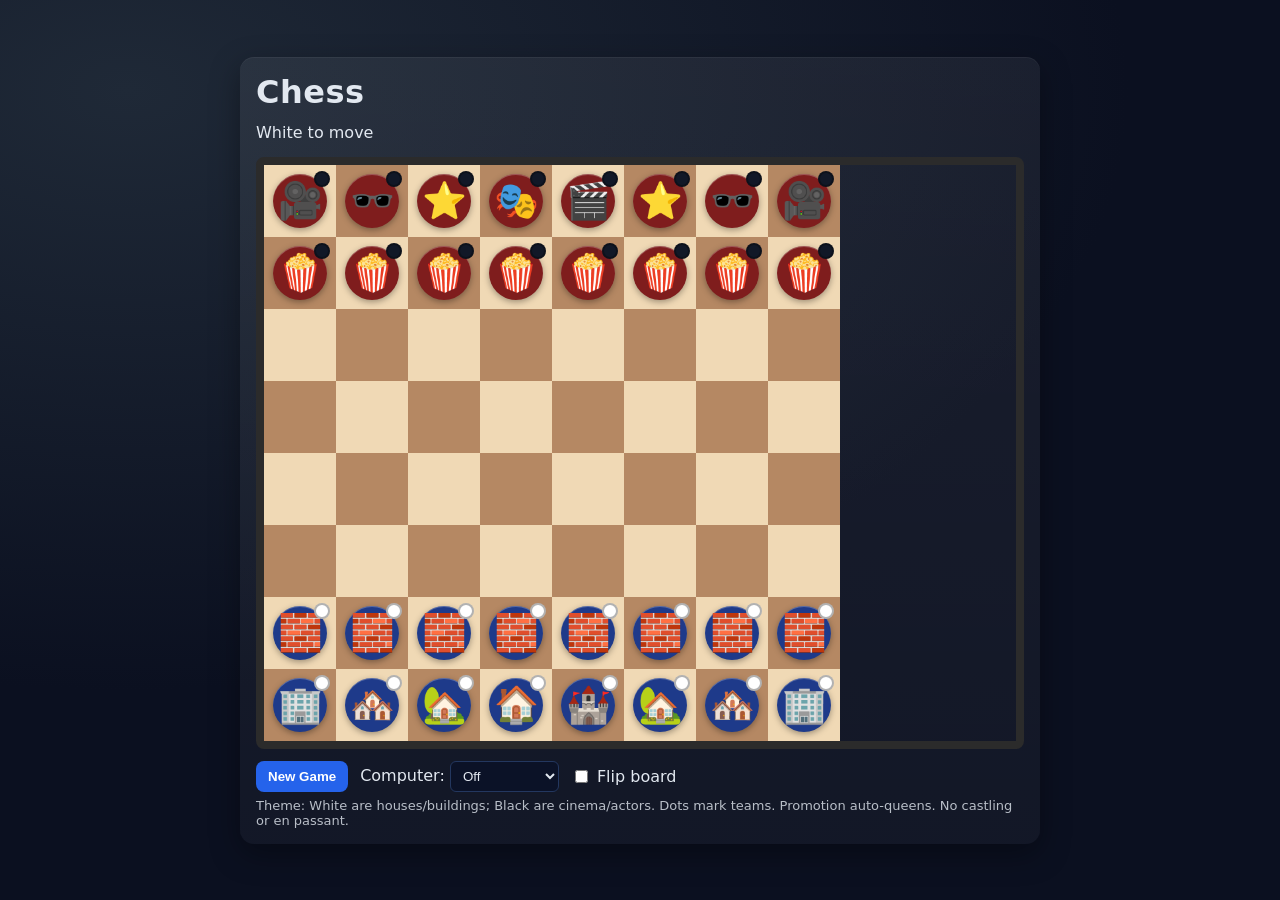
<file: chess/index.html>
<!DOCTYPE html>
<html lang="en">
<head>
	<meta charset="UTF-8" />
	<meta name="viewport" content="width=device-width, initial-scale=1" />
	<title>Simple Chess</title>
	<link rel="stylesheet" href="style.css" />
</head>
<body>
	<div class="app">
		<h1>Chess</h1>
		<div id="status" class="status" aria-live="polite"></div>
		<div id="board" class="board" role="grid" aria-label="Chessboard"></div>
		<div class="controls">
			<button id="newGame" type="button">New Game</button>
			<label>
				<span>Computer:</span>
				<select id="computerSide" aria-label="Computer side">
					<option value="off">Off</option>
					<option value="b">Plays Black</option>
					<option value="w">Plays White</option>
				</select>
			</label>
			<label class="flip">
				<input id="flipBoard" type="checkbox" />
				<span>Flip board</span>
			</label>
		</div>
		<div class="legend">
			<span>Theme: White are houses/buildings; Black are cinema/actors. Dots mark teams. Promotion auto-queens. No castling or en passant.</span>
		</div>
	</div>
	<script src="script.js"></script>
</body>
</html>
</file>
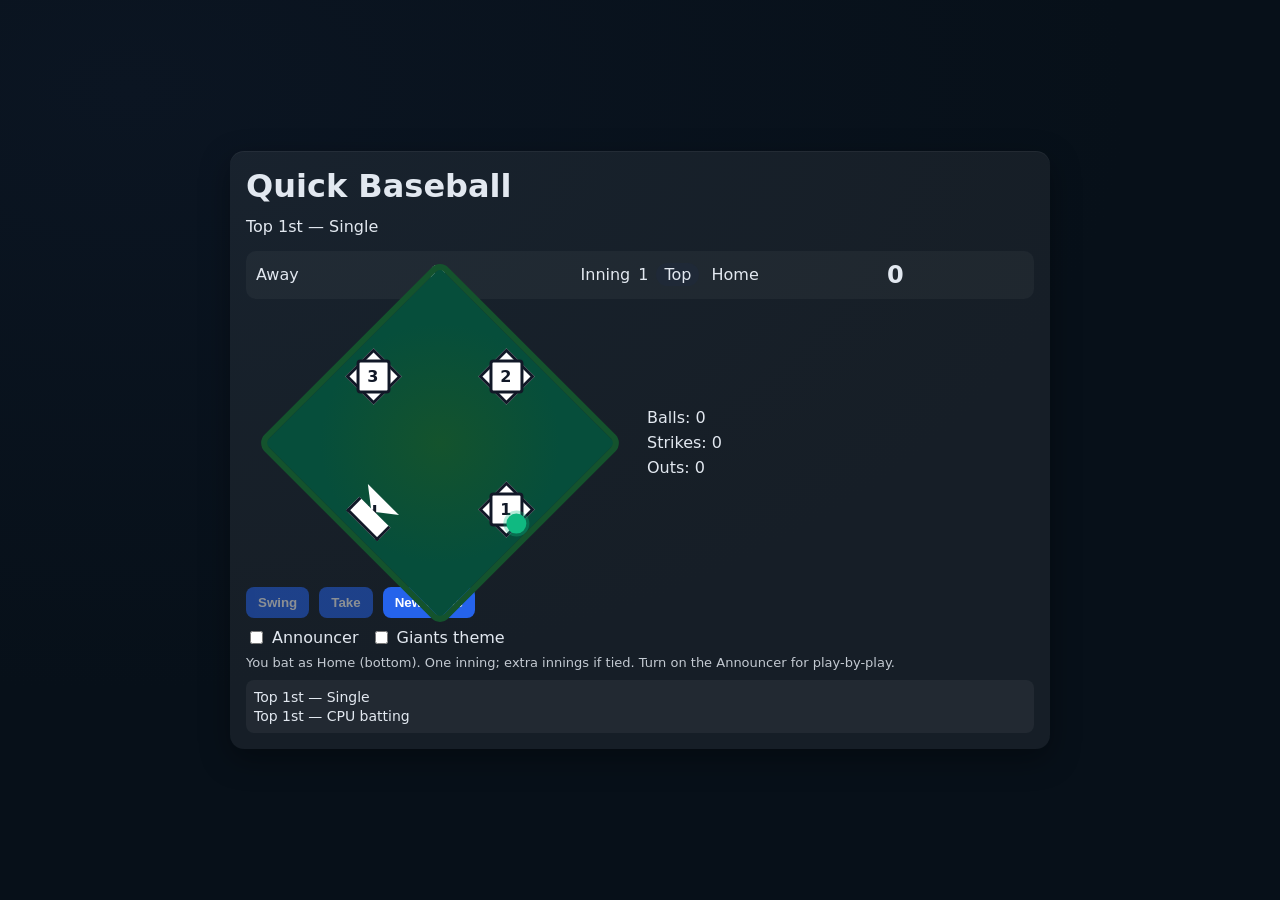
<file: chess/baseball.html>
<!DOCTYPE html>
<html lang="en">
<head>
	<meta charset="UTF-8" />
	<meta name="viewport" content="width=device-width, initial-scale=1" />
	<title>Quick Baseball</title>
	<link rel="stylesheet" href="baseball.css" />
</head>
<body>
	<div class="app" id="app">
		<h1>Quick Baseball</h1>
		<div id="status" class="status" aria-live="polite"></div>
		<div class="scoreboard">
			<div class="team">
				<span class="label" id="teamAwayName">Away</span>
				<span id="scoreAway" class="score">0</span>
			</div>
			<div class="inning">
				<span>Inning</span>
				<span id="inning">1</span>
				<span id="half" class="half">Top</span>
			</div>
			<div class="team">
				<span class="label" id="teamHomeName">Home</span>
				<span id="scoreHome" class="score">0</span>
			</div>
		</div>
		<div class="field">
			<div class="diamond">
				<div id="ball" class="ball" aria-hidden="true"></div>
				<div id="base2" class="base"><span class="label">2</span></div>
				<div id="base1" class="base"><span class="label">1</span></div>
				<div id="base3" class="base"><span class="label">3</span></div>
				<div class="home"><span class="label">H</span></div>
			</div>
			<div class="counts">
				<div>Balls: <span id="balls">0</span></div>
				<div>Strikes: <span id="strikes">0</span></div>
				<div>Outs: <span id="outs">0</span></div>
			</div>
		</div>
		<div class="controls">
			<button id="btnSwing" type="button">Swing</button>
			<button id="btnTake" type="button">Take</button>
			<button id="btnNew" type="button">New Game</button>
		</div>
		<div class="options">
			<label class="toggle"><input id="announcerToggle" type="checkbox" /> <span>Announcer</span></label>
			<label class="toggle"><input id="giantsMode" type="checkbox" /> <span>Giants theme</span></label>
		</div>
		<div class="legend">You bat as Home (bottom). One inning; extra innings if tied. Turn on the Announcer for play-by-play.</div>
		<div class="pbp" id="playByPlay" aria-live="polite" aria-label="Play by play"></div>
	</div>
	<script src="baseball.js"></script>
</body>
</html>
</file>
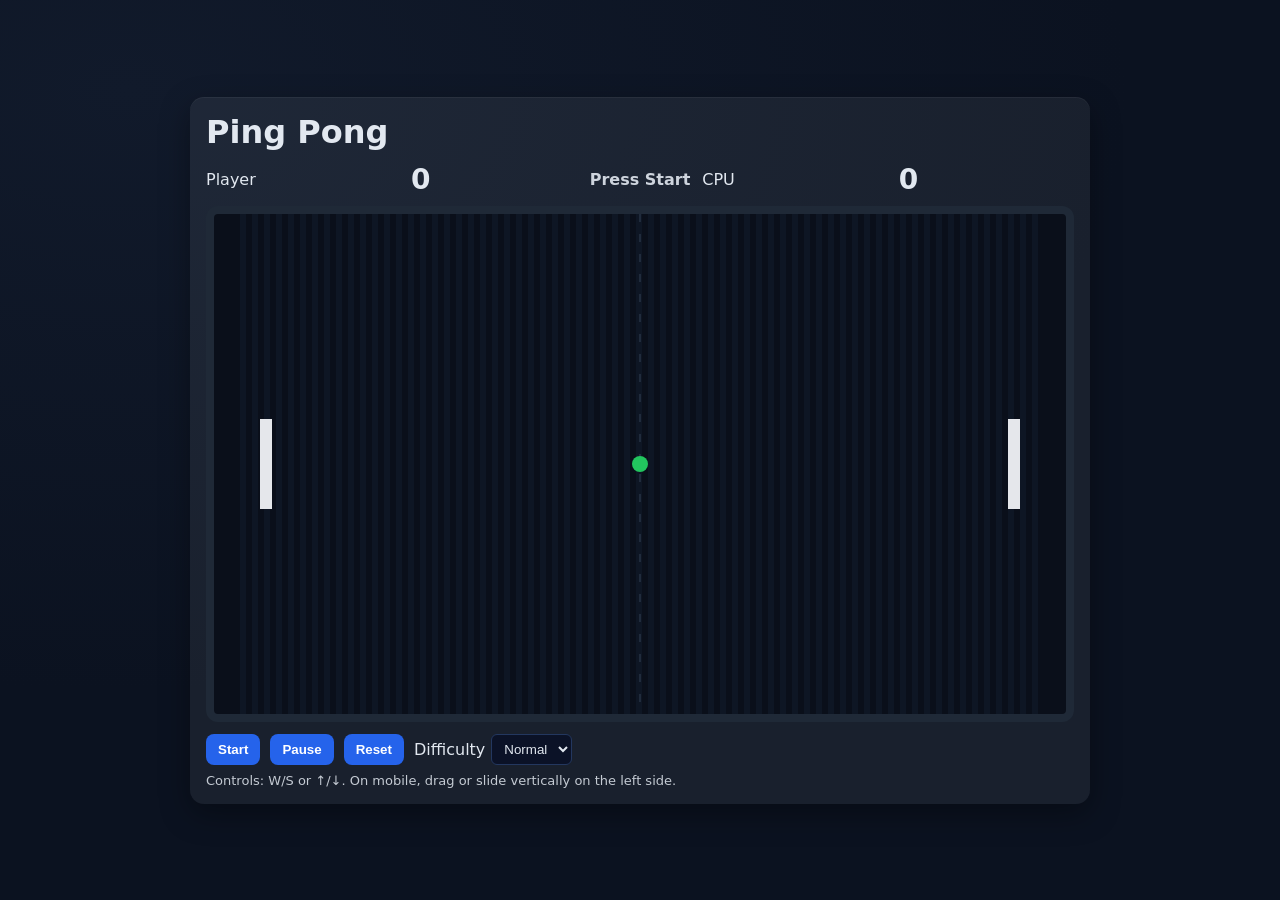
<file: chess/pingpong.html>
<!DOCTYPE html>
<html lang="en">
<head>
	<meta charset="UTF-8" />
	<meta name="viewport" content="width=device-width, initial-scale=1" />
	<title>Ping Pong</title>
	<link rel="stylesheet" href="pingpong.css" />
</head>
<body>
	<div class="app">
		<h1>Ping Pong</h1>
		<div class="scoreboard">
			<div class="team">
				<span>Player</span>
				<span id="scorePlayer" class="score">0</span>
			</div>
			<div class="center">
				<span id="status" class="status"></span>
			</div>
			<div class="team">
				<span>CPU</span>
				<span id="scoreCpu" class="score">0</span>
			</div>
		</div>
		<div class="stage">
			<canvas id="game" width="800" height="500" aria-label="Ping Pong table"></canvas>
		</div>
		<div class="controls">
			<button id="btnStart" type="button">Start</button>
			<button id="btnPause" type="button">Pause</button>
			<button id="btnReset" type="button">Reset</button>
			<label class="sel">
				<span>Difficulty</span>
				<select id="difficulty">
					<option value="easy">Easy</option>
					<option value="normal" selected>Normal</option>
					<option value="hard">Hard</option>
				</select>
			</label>
		</div>
		<div class="legend">Controls: W/S or ↑/↓. On mobile, drag or slide vertically on the left side.</div>
	</div>
	<script src="pingpong.js"></script>
</body>
</html>
</file>
<file: chess/style.css>
:root {
	--square-size: 72px;
	--color-light: #f0d9b5;
	--color-dark: #b58863;
	--color-accent: #2e7d32;
	--color-accent-weak: #66bb6a55;
	--color-danger: #c62828;
	--color-bg: #0f172a;
	--color-text: #e2e8f0;
}

* {
	box-sizing: border-box;
}

body {
	margin: 0;
	font-family: system-ui, -apple-system, Segoe UI, Roboto, Ubuntu, Cantarell, "Helvetica Neue", Arial, "Noto Sans", "Apple Color Emoji", "Segoe UI Emoji";
	background: radial-gradient(1000px 600px at 10% 10%, #1f2937, #0b1020);
	color: var(--color-text);
	min-height: 100vh;
	display: grid;
	place-items: center;
}

.app {
	width: min(calc(100vw - 32px), 800px);
	padding: 16px;
	border-radius: 14px;
	background: linear-gradient(180deg, rgba(255,255,255,0.06), rgba(255,255,255,0.03));
	box-shadow: 0 10px 30px rgba(0,0,0,0.35), inset 0 1px 0 rgba(255,255,255,0.05);
}

h1 {
	margin: 0 0 12px;
	font-weight: 700;
	letter-spacing: 0.5px;
}

.status {
	margin-bottom: 10px;
	min-height: 24px;
}

.board {
	display: grid;
	grid-template-columns: repeat(8, var(--square-size));
	grid-template-rows: repeat(8, var(--square-size));
	border: 8px solid #2b2b2b;
	border-radius: 8px;
	overflow: hidden;
	user-select: none;
}

.square {
	width: var(--square-size);
	height: var(--square-size);
	display: grid;
	place-items: center;
	font-size: 44px;
	cursor: default;
	position: relative;
}

/* Team color marker dot in the corner */
.square[data-color="w"]::before,
.square[data-color="b"]::before {
	content: "";
	position: absolute;
	width: 12px;
	height: 12px;
	border-radius: 50%;
	border: 2px solid rgba(0,0,0,0.3);
	top: 6px;
	right: 6px;
}

.square[data-color="w"]::before { background: #ffffff; }
.square[data-color="b"]::before { background: #111827; }

/* Badge-styled pieces per team for stronger differentiation */
.piece {
	display: grid;
	place-items: center;
	width: calc(var(--square-size) - 18px);
	height: calc(var(--square-size) - 18px);
	border-radius: 50%;
	box-shadow: 0 2px 6px rgba(0,0,0,0.35), inset 0 1px 0 rgba(255,255,255,0.25);
	user-select: none;
	line-height: 1;
	font-size: 36px;
}

.piece-w { background: #1e3a8a; color: #ffffff; }
.piece-b { background: #7f1d1d; color: #ffffff; }

.square.light { background: var(--color-light); }
.square.dark { background: var(--color-dark); }

.square.selectable { cursor: pointer; }

.square.highlight-move::after,
.square.highlight-capture::after {
	content: "";
	display: block;
	width: 60%;
	height: 60%;
	border-radius: 50%;
	background: var(--color-accent-weak);
}

.square.highlight-capture {
	position: relative;
}

.square.highlight-capture::after {
	width: 80%;
	height: 80%;
	border: 3px solid var(--color-accent);
	background: transparent;
}

.square.king-in-check {
	outline: 4px solid var(--color-danger);
	outline-offset: -4px;
}

.controls {
	display: flex;
	gap: 12px;
	align-items: center;
	margin-top: 12px;
	margin-bottom: 4px;
}

select {
	background: #0b1227;
	color: var(--color-text);
	border: 1px solid #23375f;
	border-radius: 6px;
	padding: 6px 8px;
}

button {
	background: #2563eb;
	border: none;
	color: white;
	padding: 8px 12px;
	border-radius: 8px;
	font-weight: 600;
	cursor: pointer;
	transition: transform 0.05s ease, background 0.2s ease;
}

button:hover { background: #1d4ed8; }
button:active { transform: translateY(1px); }

.flip {
	display: inline-flex;
	gap: 6px;
	align-items: center;
}

.legend { opacity: 0.8; font-size: 13px; margin-top: 6px; }

@media (max-width: 640px) {
	:root { --square-size: 48px; }
	.square { font-size: 32px; }
	.piece { font-size: 26px; width: calc(var(--square-size) - 14px); height: calc(var(--square-size) - 14px); }
}
</file>
<file: chess/baseball.css>
:root {
	--color-bg: #071019;
	--color-panel: rgba(255,255,255,0.06);
	--color-text: #e2e8f0;
	--accent: #10b981;
	--danger: #ef4444;
}

* { box-sizing: border-box; }

body {
	margin: 0;
	font-family: system-ui, -apple-system, Segoe UI, Roboto, Ubuntu, Cantarell, "Helvetica Neue", Arial;
	background: radial-gradient(1000px 600px at 10% 10%, #0b1522, var(--color-bg));
	color: var(--color-text);
	min-height: 100vh;
	display: grid;
	place-items: center;
}

.app {
	width: min(calc(100vw - 32px), 820px);
	padding: 16px;
	border-radius: 14px;
	background: var(--color-panel);
	box-shadow: 0 10px 30px rgba(0,0,0,0.35), inset 0 1px 0 rgba(255,255,255,0.05);
}

h1 { margin: 0 0 12px; }
.status { min-height: 24px; margin-bottom: 10px; }

.scoreboard {
	display: grid;
	grid-template-columns: 1fr auto 1fr;
	align-items: center;
	gap: 12px;
	padding: 10px;
	border-radius: 10px;
	background: rgba(255,255,255,0.04);
}
.scoreboard .team { display: grid; grid-template-columns: auto auto; gap: 8px; align-items: center; }
.score { font-size: 24px; font-weight: 700; }
.inning { display: flex; align-items: center; gap: 8px; }
.half { padding: 2px 8px; border-radius: 999px; background: #1f2937; }

.field {
	display: grid;
	grid-template-columns: 1fr 1fr;
	gap: 14px;
	margin-top: 14px;
	align-items: center;
}

.diamond {
	width: 260px;
	height: 260px;
	margin: 0 auto;
	border: 6px solid #14532d;
	background: radial-gradient(120px 120px at center, #14532d, #064e3b);
	border-radius: 12px;
	position: relative;
	transform: rotate(45deg);
}

.ball {
	position: absolute;
	width: 18px; height: 18px; border-radius: 50%;
	background: radial-gradient(circle at 35% 35%, #ffffff, #f1f5f9);
	box-shadow: 0 2px 6px rgba(0,0,0,0.35);
	left: calc(50% - 9px);
	top: calc(100% - 48px);
	transform: rotate(-45deg);
	opacity: 0.95;
	transition: left 0.45s ease, top 0.45s ease, opacity 0.3s ease;
}

.base, .home { position: absolute; display: grid; place-items: center; }
.base { width: 40px; height: 40px; background: #fff; border: 3px solid #111827; }
.base::before { content: ""; position: absolute; inset: 0; transform: rotate(45deg); border-radius: 4px; background: #fff; border: 3px solid #111827; }
.base .label { position: relative; transform: rotate(-45deg); font-weight: 800; color: #111827; }
.home { width: 44px; height: 34px; background: transparent; }
.home::before { content: ""; position: absolute; width: 0; height: 0; border-style: solid; border-width: 17px 22px 0 22px; border-color: #fff transparent transparent transparent; top: 0; }
.home::after { content: ""; position: absolute; width: 38px; height: 16px; background: #fff; bottom: 0; left: 3px; border: 3px solid #111827; border-top: none; }
.home .label { position: relative; transform: rotate(-45deg); font-weight: 800; color: #111827; }

.home { bottom: 10px; left: calc(50% - 22px); }
#base1 { right: 10px; top: calc(50% - 20px); }
#base2 { top: 10px; left: calc(50% - 20px); }
#base3 { left: 10px; top: calc(50% - 20px); }

.occupied::after { content: ""; position: absolute; width: 20px; height: 20px; background: var(--accent); border-radius: 50%; box-shadow: 0 0 0 3px rgba(16,185,129,0.3); }
#base1.occupied::after { right: -10px; top: 10px; }
#base2.occupied::after { top: -10px; left: 10px; }
#base3.occupied::after { left: -10px; top: 10px; }

.counts { display: grid; gap: 6px; }

.controls { display: flex; gap: 10px; margin-top: 14px; }
button { background: #2563eb; border: none; color: white; padding: 8px 12px; border-radius: 8px; font-weight: 600; cursor: pointer; }
button:hover { background: #1d4ed8; }
button:disabled { opacity: 0.5; cursor: default; }

.options { display: flex; gap: 12px; align-items: center; margin-top: 10px; }
.toggle { display: inline-flex; gap: 6px; align-items: center; }
.legend { opacity: 0.85; font-size: 13px; margin-top: 8px; }
.pbp { margin-top: 10px; max-height: 150px; overflow: auto; background: rgba(255,255,255,0.05); padding: 8px; border-radius: 8px; font-size: 14px; line-height: 1.35; }

@media (max-width: 640px) {
	.diamond { width: 210px; height: 210px; }
	.base, .home { width: 34px; height: 34px; }
}
</file>
<file: chess/pingpong.css>
:root {
	--bg: #0b1220;
	--panel: rgba(255,255,255,0.06);
	--text: #e2e8f0;
	--accent: #22c55e;
}

* { box-sizing: border-box; }

body { margin: 0; font-family: system-ui, -apple-system, Segoe UI, Roboto; background: radial-gradient(1000px 600px at 10% 10%, #111a2b, var(--bg)); color: var(--text); min-height: 100vh; display: grid; place-items: center; }

.app { width: min(calc(100vw - 32px), 900px); padding: 16px; border-radius: 14px; background: var(--panel); box-shadow: 0 10px 30px rgba(0,0,0,0.35), inset 0 1px 0 rgba(255,255,255,0.05); }
h1 { margin: 0 0 12px; }
.scoreboard { display: grid; grid-template-columns: 1fr auto 1fr; align-items: center; gap: 12px; margin-bottom: 10px; }
.team { display: grid; grid-template-columns: auto auto; gap: 8px; align-items: center; }
.score { font-size: 28px; font-weight: 800; }
.center { text-align: center; font-weight: 600; opacity: 0.9; }
.stage { display: grid; place-items: center; border-radius: 12px; overflow: hidden; background: #0a0f1a; border: 8px solid #1f2937; }
canvas { background: repeating-linear-gradient(90deg, #0e1624, #0e1624 6px, #0a0f1a 6px, #0a0f1a 12px); }

.controls { display: flex; gap: 10px; align-items: center; margin-top: 12px; }
button { background: #2563eb; border: none; color: white; padding: 8px 12px; border-radius: 8px; font-weight: 600; cursor: pointer; }
button:hover { background: #1d4ed8; }
button:disabled { opacity: 0.6; cursor: default; }
.sel { display: inline-flex; gap: 6px; align-items: center; }
select { background: #0b1227; color: var(--text); border: 1px solid #23375f; border-radius: 6px; padding: 6px 8px; }
.legend { opacity: 0.85; font-size: 13px; margin-top: 8px; }

@media (max-width: 720px) {
	canvas { width: 100%; height: auto; }
}
</file>
